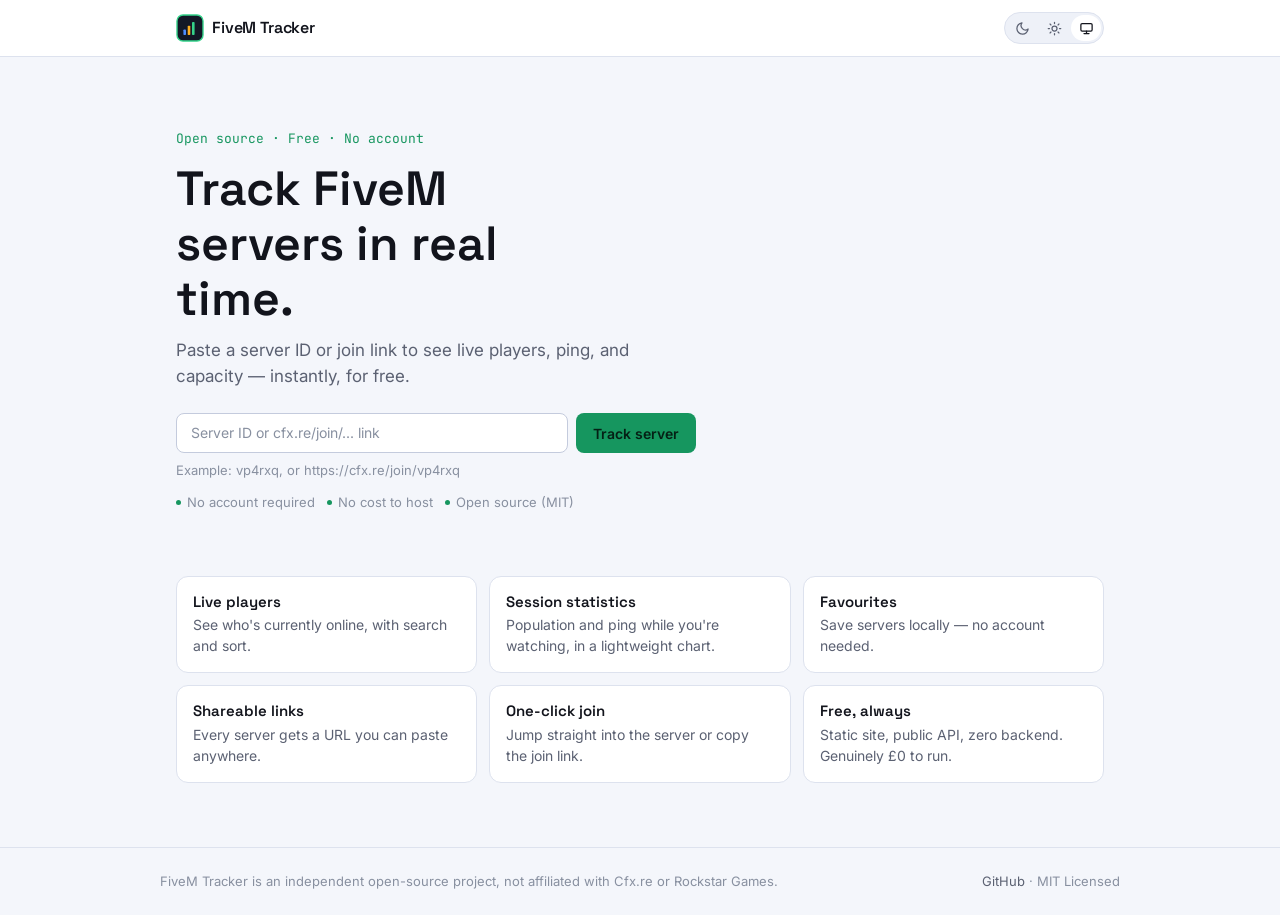
<file: index.html>
<!DOCTYPE html>
<html lang="en">
<head>
  <meta charset="UTF-8" />
  <meta name="viewport" content="width=device-width, initial-scale=1.0" />
  <title>FiveM Tracker — Track FiveM servers in real time</title>
  <meta name="description" content="Free, open-source FiveM server tracker: live players, ping, capacity, favourites and session statistics. No account, no cost." />
  <link rel="icon" type="image/png" href="assets/icons/icon-192.png" />
  <link rel="manifest" href="manifest.json" />
  <meta name="theme-color" content="#0b0e14" />

  <link rel="preconnect" href="https://fonts.googleapis.com" />
  <link rel="preconnect" href="https://fonts.gstatic.com" crossorigin />
  <link href="https://fonts.googleapis.com/css2?family=Space+Grotesk:wght@500;600;700&family=Inter:wght@400;500;600&family=JetBrains+Mono:wght@400;500&display=swap" rel="stylesheet" />

  <link rel="stylesheet" href="css/themes.css" />
  <link rel="stylesheet" href="css/main.css" />
  <link rel="stylesheet" href="css/components.css" />
  <link rel="stylesheet" href="css/responsive.css" />
</head>
<body>
  <a class="skip-link" href="#main-content">Skip to content</a>

  <div class="app-shell">
    <header class="topbar">
      <div class="topbar__inner">
        <a class="brand" href="#/">
          <img src="assets/logo.svg" alt="" width="28" height="28" />
          <span class="brand__name">FiveM Tracker</span>
        </a>
        <div class="topbar__actions">
          <div class="theme-toggle" role="group" aria-label="Theme">
            <button type="button" data-theme-choice="dark" aria-pressed="false" aria-label="Dark theme">
              <svg viewBox="0 0 24 24" fill="none" aria-hidden="true"><path d="M21 12.8A9 9 0 1111.2 3a7 7 0 009.8 9.8z" stroke="currentColor" stroke-width="2" stroke-linecap="round" stroke-linejoin="round"/></svg>
            </button>
            <button type="button" data-theme-choice="light" aria-pressed="false" aria-label="Light theme">
              <svg viewBox="0 0 24 24" fill="none" aria-hidden="true"><circle cx="12" cy="12" r="4" stroke="currentColor" stroke-width="2"/><path d="M12 2v2M12 20v2M4.9 4.9l1.4 1.4M17.7 17.7l1.4 1.4M2 12h2M20 12h2M4.9 19.1l1.4-1.4M17.7 6.3l1.4-1.4" stroke="currentColor" stroke-width="2" stroke-linecap="round"/></svg>
            </button>
            <button type="button" data-theme-choice="system" aria-pressed="false" aria-label="System theme">
              <svg viewBox="0 0 24 24" fill="none" aria-hidden="true"><rect x="3" y="4" width="18" height="12" rx="2" stroke="currentColor" stroke-width="2"/><path d="M8 20h8M12 16v4" stroke="currentColor" stroke-width="2" stroke-linecap="round"/></svg>
            </button>
          </div>
        </div>
      </div>
    </header>

    <main id="main-content">
      <div id="view-root"></div>
    </main>

    <footer class="site-footer">
      <div class="site-footer__inner">
        <span>FiveM Tracker is an independent open-source project, not affiliated with Cfx.re or Rockstar Games.</span>
        <span>
          <a href="https://github.com/" target="_blank" rel="noopener noreferrer">GitHub</a>
          · MIT Licensed
        </span>
      </div>
    </footer>
  </div>

  <script type="module" src="js/app.js"></script>
</body>
</html>
</file>
<file: css/themes.css>
/*
  Design tokens.
  Palette rationale: a night-drive HUD rather than a generic dark-mode SaaS
  panel — background is blue-charcoal (not flat black), with three
  distinct signal colours doing real semantic work (green = online/good,
  amber = caution/attention, blue = interactive) instead of one accent
  reused everywhere.
*/

:root,
[data-theme="dark"] {
  --bg: #0b0e14;
  --bg-elevated: #0f131c;
  --surface: #131826;
  --surface-2: #1a2032;
  --border: #232a3d;
  --border-strong: #303954;

  --text: #e8ecf4;
  --text-muted: #8891a5;
  --text-faint: #5b6376;

  --accent-green: #35d28a;
  --accent-green-bg: rgba(53, 210, 138, 0.12);
  --accent-amber: #ffb020;
  --accent-amber-bg: rgba(255, 176, 32, 0.14);
  --accent-blue: #4c8dff;
  --accent-blue-bg: rgba(76, 141, 255, 0.14);
  --accent-red: #ff5470;
  --accent-red-bg: rgba(255, 84, 112, 0.14);

  --shadow-color: rgba(0, 0, 0, 0.35);
}

[data-theme="light"] {
  --bg: #f4f6fb;
  --bg-elevated: #ffffff;
  --surface: #ffffff;
  --surface-2: #eef1f8;
  --border: #dde2ee;
  --border-strong: #c4cbdd;

  --text: #12141c;
  --text-muted: #5b6172;
  --text-faint: #8890a0;

  --accent-green: #16965f;
  --accent-green-bg: rgba(22, 150, 95, 0.1);
  --accent-amber: #b8720a;
  --accent-amber-bg: rgba(184, 114, 10, 0.12);
  --accent-blue: #2f6fe0;
  --accent-blue-bg: rgba(47, 111, 224, 0.1);
  --accent-red: #d43a58;
  --accent-red-bg: rgba(212, 58, 88, 0.1);

  --shadow-color: rgba(20, 24, 40, 0.08);
}

:root {
  --font-display: "Space Grotesk", "Inter", system-ui, sans-serif;
  --font-body: "Inter", system-ui, -apple-system, sans-serif;
  --font-mono: "JetBrains Mono", ui-monospace, "SFMono-Regular", Menlo, monospace;

  --radius-sm: 5px;
  --radius-md: 8px;
  --radius-lg: 12px;
  --radius-pill: 999px;

  --space-1: 4px;
  --space-2: 8px;
  --space-3: 12px;
  --space-4: 16px;
  --space-5: 24px;
  --space-6: 32px;
  --space-7: 48px;
  --space-8: 64px;

  --max-width: 960px;

  --transition-fast: 120ms ease;
  --transition-med: 200ms ease;
}
</file>
<file: css/main.css>
*,
*::before,
*::after {
  box-sizing: border-box;
}

html {
  color-scheme: dark;
}

[data-theme="light"] {
  color-scheme: light;
}

body {
  margin: 0;
  background: var(--bg);
  color: var(--text);
  font-family: var(--font-body);
  font-size: 15px;
  line-height: 1.5;
  -webkit-font-smoothing: antialiased;
}

@media (prefers-reduced-motion: reduce) {
  *,
  *::before,
  *::after {
    animation-duration: 0.001ms !important;
    animation-iteration-count: 1 !important;
    transition-duration: 0.001ms !important;
    scroll-behavior: auto !important;
  }
}

a {
  color: var(--accent-blue);
  text-decoration: none;
}

a:hover {
  text-decoration: underline;
}

h1,
h2,
h3 {
  font-family: var(--font-display);
  font-weight: 600;
  line-height: 1.15;
  margin: 0;
}

p {
  margin: 0;
}

button {
  font-family: inherit;
}

:focus-visible {
  outline: 2px solid var(--accent-blue);
  outline-offset: 2px;
  border-radius: var(--radius-sm);
}

img {
  max-width: 100%;
  display: block;
}

/* ---------- Skip link ---------- */

.skip-link {
  position: absolute;
  left: -9999px;
  top: 0;
  background: var(--accent-blue);
  color: #fff;
  padding: var(--space-2) var(--space-4);
  z-index: 1000;
  border-radius: 0 0 var(--radius-md) 0;
}

.skip-link:focus {
  left: 0;
}

/* ---------- App shell ---------- */

.app-shell {
  min-height: 100vh;
  display: flex;
  flex-direction: column;
}

.topbar {
  border-bottom: 1px solid var(--border);
  background: var(--bg-elevated);
  position: sticky;
  top: 0;
  z-index: 40;
}

.topbar__inner {
  max-width: var(--max-width);
  margin: 0 auto;
  padding: var(--space-3) var(--space-4);
  display: flex;
  align-items: center;
  justify-content: space-between;
  gap: var(--space-4);
}

.brand {
  display: flex;
  align-items: center;
  gap: var(--space-2);
  color: var(--text);
}

.brand:hover {
  text-decoration: none;
}

.brand__name {
  font-family: var(--font-display);
  font-weight: 600;
  font-size: 16px;
  letter-spacing: -0.01em;
}

.topbar__actions {
  display: flex;
  align-items: center;
  gap: var(--space-3);
}

main {
  flex: 1;
  max-width: var(--max-width);
  width: 100%;
  margin: 0 auto;
  padding: var(--space-5) var(--space-4) var(--space-8);
}

.site-footer {
  border-top: 1px solid var(--border);
  padding: var(--space-5) var(--space-4);
  color: var(--text-faint);
  font-size: 13px;
}

.site-footer__inner {
  max-width: var(--max-width);
  margin: 0 auto;
  display: flex;
  flex-wrap: wrap;
  gap: var(--space-2) var(--space-4);
  justify-content: space-between;
}

.site-footer a {
  color: var(--text-muted);
}

/* ---------- Theme toggle ---------- */

.theme-toggle {
  display: flex;
  background: var(--surface-2);
  border: 1px solid var(--border);
  border-radius: var(--radius-pill);
  padding: 2px;
  gap: 2px;
}

.theme-toggle button {
  border: none;
  background: transparent;
  color: var(--text-muted);
  width: 30px;
  height: 26px;
  border-radius: var(--radius-pill);
  cursor: pointer;
  display: flex;
  align-items: center;
  justify-content: center;
  transition: background var(--transition-fast), color var(--transition-fast);
}

.theme-toggle button[aria-pressed="true"] {
  background: var(--surface);
  color: var(--text);
}

.theme-toggle svg {
  width: 15px;
  height: 15px;
}

/* ---------- Home / hero ---------- */

.hero {
  text-align: left;
  padding: var(--space-7) 0 var(--space-6);
}

.hero__eyebrow {
  color: var(--accent-green);
  font-family: var(--font-mono);
  font-size: 13px;
  margin-bottom: var(--space-3);
}

.hero h1 {
  font-size: clamp(32px, 5vw, 48px);
  max-width: 14ch;
  margin-bottom: var(--space-3);
}

.hero p.lede {
  color: var(--text-muted);
  font-size: 17px;
  max-width: 46ch;
  margin-bottom: var(--space-5);
}

.lookup-form {
  display: flex;
  gap: var(--space-2);
  max-width: 520px;
}

.lookup-form input {
  flex: 1;
  min-width: 0;
}

.lookup-hint {
  margin-top: var(--space-2);
  color: var(--text-faint);
  font-size: 13px;
}

.free-strip {
  margin-top: var(--space-3);
  color: var(--text-faint);
  font-size: 13px;
  display: flex;
  gap: var(--space-3);
  flex-wrap: wrap;
}

.free-strip span {
  display: inline-flex;
  align-items: center;
  gap: 6px;
}

.free-strip span::before {
  content: "";
  width: 5px;
  height: 5px;
  border-radius: 50%;
  background: var(--accent-green);
  display: inline-block;
}

/* ---------- Feature grid ---------- */

.feature-grid {
  display: grid;
  grid-template-columns: repeat(3, 1fr);
  gap: var(--space-3);
  margin-top: var(--space-6);
}

.feature {
  border: 1px solid var(--border);
  border-radius: var(--radius-lg);
  padding: var(--space-4);
  background: var(--surface);
}

.feature h3 {
  font-size: 15px;
  margin-bottom: var(--space-1);
}

.feature p {
  color: var(--text-muted);
  font-size: 14px;
}

/* ---------- Recent / favourites on home ---------- */

.home-section {
  margin-top: var(--space-7);
}

.home-section__header {
  display: flex;
  align-items: baseline;
  justify-content: space-between;
  margin-bottom: var(--space-3);
}

.home-section__header h2 {
  font-size: 18px;
}

.chip-row {
  display: flex;
  flex-wrap: wrap;
  gap: var(--space-2);
}

/* ---------- Generic view states ---------- */

.view-state {
  text-align: left;
  padding: var(--space-6) var(--space-4);
  border: 1px dashed var(--border-strong);
  border-radius: var(--radius-lg);
  color: var(--text-muted);
}

.view-state h2 {
  color: var(--text);
  font-size: 18px;
  margin-bottom: var(--space-2);
}

.view-state.is-error {
  border-color: var(--accent-red);
  background: var(--accent-red-bg);
}

.view-state.is-error h2 {
  color: var(--accent-red);
}
</file>
<file: css/components.css>
/* ---------- Buttons ---------- */

.btn {
  display: inline-flex;
  align-items: center;
  justify-content: center;
  gap: 6px;
  padding: 10px 16px;
  border-radius: var(--radius-md);
  border: 1px solid transparent;
  font-size: 14px;
  font-weight: 600;
  cursor: pointer;
  white-space: nowrap;
  transition: background var(--transition-fast), border-color var(--transition-fast), transform var(--transition-fast);
}

.btn:active {
  transform: translateY(1px);
}

.btn-primary {
  background: var(--accent-green);
  color: #052015;
}

.btn-primary:hover {
  background: #2ec07d;
  text-decoration: none;
}

.btn-secondary {
  background: var(--surface-2);
  border-color: var(--border-strong);
  color: var(--text);
}

.btn-secondary:hover {
  background: var(--surface);
  text-decoration: none;
  border-color: var(--accent-blue);
}

.btn-ghost {
  background: transparent;
  border-color: var(--border);
  color: var(--text-muted);
}

.btn-ghost:hover {
  color: var(--text);
  border-color: var(--border-strong);
  text-decoration: none;
}

.btn-danger-outline {
  background: transparent;
  border-color: var(--accent-red);
  color: var(--accent-red);
}

.btn.is-icon {
  padding: 8px;
  width: 36px;
  height: 36px;
}

.btn svg {
  width: 16px;
  height: 16px;
  flex-shrink: 0;
}

.btn:disabled {
  opacity: 0.5;
  cursor: not-allowed;
}

/* ---------- Inputs ---------- */

input[type="text"],
input[type="search"] {
  background: var(--surface);
  border: 1px solid var(--border-strong);
  color: var(--text);
  border-radius: var(--radius-md);
  padding: 10px 14px;
  font-size: 14px;
  font-family: var(--font-mono);
}

input[type="text"]::placeholder,
input[type="search"]::placeholder {
  color: var(--text-faint);
  font-family: var(--font-body);
}

input[type="text"]:focus,
input[type="search"]:focus {
  border-color: var(--accent-blue);
}

/* ---------- Badges / status pills ---------- */

.pill {
  display: inline-flex;
  align-items: center;
  gap: 6px;
  padding: 4px 10px;
  border-radius: var(--radius-pill);
  font-size: 12px;
  font-weight: 600;
  font-family: var(--font-mono);
}

.pill::before {
  content: "";
  width: 7px;
  height: 7px;
  border-radius: 50%;
}

.pill--online {
  background: var(--accent-green-bg);
  color: var(--accent-green);
}
.pill--online::before {
  background: var(--accent-green);
}

.pill--offline {
  background: var(--accent-red-bg);
  color: var(--accent-red);
}
.pill--offline::before {
  background: var(--accent-red);
}

.pill--pending {
  background: var(--accent-amber-bg);
  color: var(--accent-amber);
}
.pill--pending::before {
  background: var(--accent-amber);
}

.ping-tag {
  font-family: var(--font-mono);
  font-size: 12px;
  padding: 2px 8px;
  border-radius: var(--radius-pill);
  border: 1px solid var(--border-strong);
}

.ping-tag.is-low {
  color: var(--accent-green);
  border-color: var(--accent-green);
}
.ping-tag.is-medium {
  color: var(--accent-amber);
  border-color: var(--accent-amber);
}
.ping-tag.is-high {
  color: var(--accent-red);
  border-color: var(--accent-red);
}

/* ---------- Server header card ---------- */

.server-card {
  background: var(--surface);
  border: 1px solid var(--border);
  border-radius: var(--radius-lg);
  padding: var(--space-5);
  margin-bottom: var(--space-5);
}

.server-card__top {
  display: flex;
  justify-content: space-between;
  align-items: flex-start;
  gap: var(--space-3);
  margin-bottom: var(--space-4);
}

.server-card__name {
  font-size: 22px;
  margin: var(--space-2) 0 var(--space-1);
  word-break: break-word;
}

.server-card__meta {
  color: var(--text-muted);
  font-size: 13px;
  font-family: var(--font-mono);
}

.server-card__population {
  margin: var(--space-4) 0 var(--space-3);
}

.population-row {
  display: flex;
  justify-content: space-between;
  align-items: baseline;
  margin-bottom: 6px;
  font-family: var(--font-mono);
  font-size: 13px;
  color: var(--text-muted);
}

.population-row strong {
  color: var(--text);
  font-size: 15px;
}

.progress-track {
  height: 8px;
  background: var(--surface-2);
  border-radius: var(--radius-pill);
  overflow: hidden;
  border: 1px solid var(--border);
}

.progress-fill {
  height: 100%;
  background: linear-gradient(90deg, var(--accent-blue), var(--accent-green));
  border-radius: var(--radius-pill);
  transition: width var(--transition-med);
}

.server-card__actions {
  display: flex;
  flex-wrap: wrap;
  gap: var(--space-2);
  margin-top: var(--space-4);
}

.server-card__info-grid {
  margin-top: var(--space-5);
  padding-top: var(--space-4);
  border-top: 1px solid var(--border);
  display: grid;
  grid-template-columns: repeat(auto-fit, minmax(140px, 1fr));
  gap: var(--space-3);
}

.info-item .label {
  color: var(--text-faint);
  font-size: 12px;
  margin-bottom: 2px;
}

.info-item .value {
  font-family: var(--font-mono);
  font-size: 14px;
  word-break: break-word;
}

.refresh-status {
  display: flex;
  align-items: center;
  gap: var(--space-2);
  font-size: 12px;
  color: var(--text-faint);
  font-family: var(--font-mono);
  margin-top: var(--space-3);
}

.refresh-select {
  background: var(--surface-2);
  color: var(--text);
  border: 1px solid var(--border-strong);
  border-radius: var(--radius-sm);
  font-size: 12px;
  font-family: var(--font-mono);
  padding: 3px 6px;
}

/* ---------- Section headers ---------- */

.section-header {
  display: flex;
  align-items: center;
  justify-content: space-between;
  gap: var(--space-3);
  flex-wrap: wrap;
  margin-bottom: var(--space-3);
}

.section-header h2 {
  font-size: 16px;
}

.section-header .count {
  color: var(--text-faint);
  font-family: var(--font-mono);
  font-size: 13px;
}

/* ---------- Player list controls ---------- */

.player-controls {
  display: flex;
  gap: var(--space-2);
  flex-wrap: wrap;
  margin-bottom: var(--space-3);
}

.player-controls .search-wrap {
  flex: 1;
  min-width: 180px;
  position: relative;
}

.player-controls input[type="search"] {
  width: 100%;
}

.sort-buttons {
  display: flex;
  gap: 4px;
  background: var(--surface-2);
  border: 1px solid var(--border);
  border-radius: var(--radius-md);
  padding: 3px;
}

.sort-buttons button {
  border: none;
  background: transparent;
  color: var(--text-muted);
  font-size: 12px;
  font-family: var(--font-mono);
  padding: 6px 10px;
  border-radius: var(--radius-sm);
  cursor: pointer;
}

.sort-buttons button[aria-pressed="true"] {
  background: var(--surface);
  color: var(--text);
}

/* ---------- Player list / cards ---------- */

.player-list {
  border: 1px solid var(--border);
  border-radius: var(--radius-lg);
  overflow: hidden;
  background: var(--surface);
}

.player-row {
  display: grid;
  grid-template-columns: 56px 1fr 90px 40px;
  align-items: center;
  gap: var(--space-2);
  padding: 12px var(--space-4);
  border-bottom: 1px solid var(--border);
  cursor: pointer;
  background: transparent;
  width: 100%;
  text-align: left;
  color: var(--text);
  font-family: inherit;
}

.player-row:last-child {
  border-bottom: none;
}

.player-row:hover,
.player-row:focus-visible {
  background: var(--surface-2);
}

.player-row .p-id {
  font-family: var(--font-mono);
  color: var(--text-faint);
  font-size: 13px;
}

.player-row .p-name {
  font-weight: 500;
  overflow: hidden;
  text-overflow: ellipsis;
  white-space: nowrap;
}

.player-row .p-fav {
  background: none;
  border: none;
  color: var(--text-faint);
  cursor: pointer;
  padding: 4px;
  display: flex;
}

.player-row .p-fav.is-active {
  color: var(--accent-amber);
}

/* ---------- Favourite server chips ---------- */

.server-chip {
  display: flex;
  align-items: center;
  gap: var(--space-2);
  background: var(--surface);
  border: 1px solid var(--border);
  border-radius: var(--radius-md);
  padding: var(--space-2) var(--space-3);
  color: var(--text);
  cursor: pointer;
}

.server-chip:hover {
  border-color: var(--accent-blue);
  text-decoration: none;
}

.server-chip__remove {
  background: none;
  border: none;
  color: var(--text-faint);
  cursor: pointer;
  padding: 2px;
}

/* ---------- Stats grid ---------- */

.stats-section {
  margin-top: var(--space-6);
}

.stats-grid {
  display: grid;
  grid-template-columns: repeat(4, 1fr);
  gap: var(--space-3);
  margin-bottom: var(--space-4);
}

.stat-card {
  background: var(--surface);
  border: 1px solid var(--border);
  border-radius: var(--radius-md);
  padding: var(--space-3);
}

.stat-card .label {
  color: var(--text-faint);
  font-size: 12px;
  margin-bottom: 4px;
}

.stat-card .value {
  font-family: var(--font-mono);
  font-size: 20px;
}

.session-note {
  color: var(--text-faint);
  font-size: 12px;
  margin-bottom: var(--space-3);
}

.chart-wrap {
  background: var(--surface);
  border: 1px solid var(--border);
  border-radius: var(--radius-lg);
  padding: var(--space-4);
}

.chart-wrap svg {
  width: 100%;
  height: auto;
  display: block;
}

/* ---------- Player detail modal ---------- */

.modal-backdrop {
  position: fixed;
  inset: 0;
  background: rgba(4, 6, 10, 0.6);
  display: flex;
  align-items: flex-end;
  justify-content: center;
  z-index: 100;
  padding: 0;
}

.modal {
  background: var(--surface);
  border: 1px solid var(--border-strong);
  border-radius: var(--radius-lg) var(--radius-lg) 0 0;
  width: 100%;
  max-width: 420px;
  padding: var(--space-5);
  box-shadow: 0 -8px 30px var(--shadow-color);
}

@media (min-width: 640px) {
  .modal-backdrop {
    align-items: center;
  }
  .modal {
    border-radius: var(--radius-lg);
  }
}

.modal__header {
  display: flex;
  justify-content: space-between;
  align-items: flex-start;
  margin-bottom: var(--space-4);
}

.modal__header h3 {
  font-size: 19px;
}

.modal__close {
  background: none;
  border: none;
  color: var(--text-faint);
  cursor: pointer;
  padding: 4px;
}

.modal__rows {
  display: grid;
  gap: var(--space-2);
  margin-bottom: var(--space-4);
}

.modal__row {
  display: flex;
  justify-content: space-between;
  font-size: 14px;
  padding: 6px 0;
  border-bottom: 1px solid var(--border);
}

.modal__row .k {
  color: var(--text-muted);
}

.modal__row .v {
  font-family: var(--font-mono);
}

.modal__actions {
  display: flex;
  gap: var(--space-2);
}

/* ---------- Toasts ---------- */

.toast-region {
  position: fixed;
  bottom: var(--space-4);
  left: 50%;
  transform: translateX(-50%);
  display: flex;
  flex-direction: column;
  gap: var(--space-2);
  z-index: 200;
  width: calc(100% - 32px);
  max-width: 420px;
}

.toast {
  background: var(--surface-2);
  border: 1px solid var(--border-strong);
  color: var(--text);
  border-radius: var(--radius-md);
  padding: var(--space-3) var(--space-4);
  font-size: 14px;
  box-shadow: 0 8px 24px var(--shadow-color);
  animation: toast-in var(--transition-med);
}

@keyframes toast-in {
  from {
    opacity: 0;
    transform: translateY(8px);
  }
  to {
    opacity: 1;
    transform: translateY(0);
  }
}

/* ---------- Skeleton loading ---------- */

.skeleton {
  background: linear-gradient(90deg, var(--surface) 25%, var(--surface-2) 37%, var(--surface) 63%);
  background-size: 400% 100%;
  animation: skeleton-loading 1.4s ease infinite;
  border-radius: var(--radius-sm);
}

@keyframes skeleton-loading {
  0% {
    background-position: 100% 50%;
  }
  100% {
    background-position: 0 50%;
  }
}

@media (prefers-reduced-motion: reduce) {
  .skeleton {
    animation: none;
  }
}

.skeleton-block {
  height: 14px;
  margin-bottom: 8px;
}
</file>
<file: css/responsive.css>
/* Mobile is the default in main.css/components.css. These rules layer on
   improvements for wider screens rather than squeezing a desktop layout
   down. */

@media (max-width: 640px) {
  .feature-grid {
    grid-template-columns: 1fr;
  }

  .stats-grid {
    grid-template-columns: repeat(2, 1fr);
  }

  .player-row {
    grid-template-columns: 40px 1fr auto;
  }

  .player-row .p-ping {
    display: none;
  }

  .server-card__actions .btn span.btn-label-full {
    display: none;
  }

  .topbar__inner {
    padding: var(--space-2) var(--space-3);
  }

  .lookup-form {
    flex-direction: column;
    max-width: 100%;
  }

  .lookup-form .btn {
    width: 100%;
  }
}

@media (min-width: 641px) and (max-width: 900px) {
  .stats-grid {
    grid-template-columns: repeat(2, 1fr);
  }
}

@media (min-width: 900px) {
  .server-card__top {
    align-items: center;
  }
}
</file>
